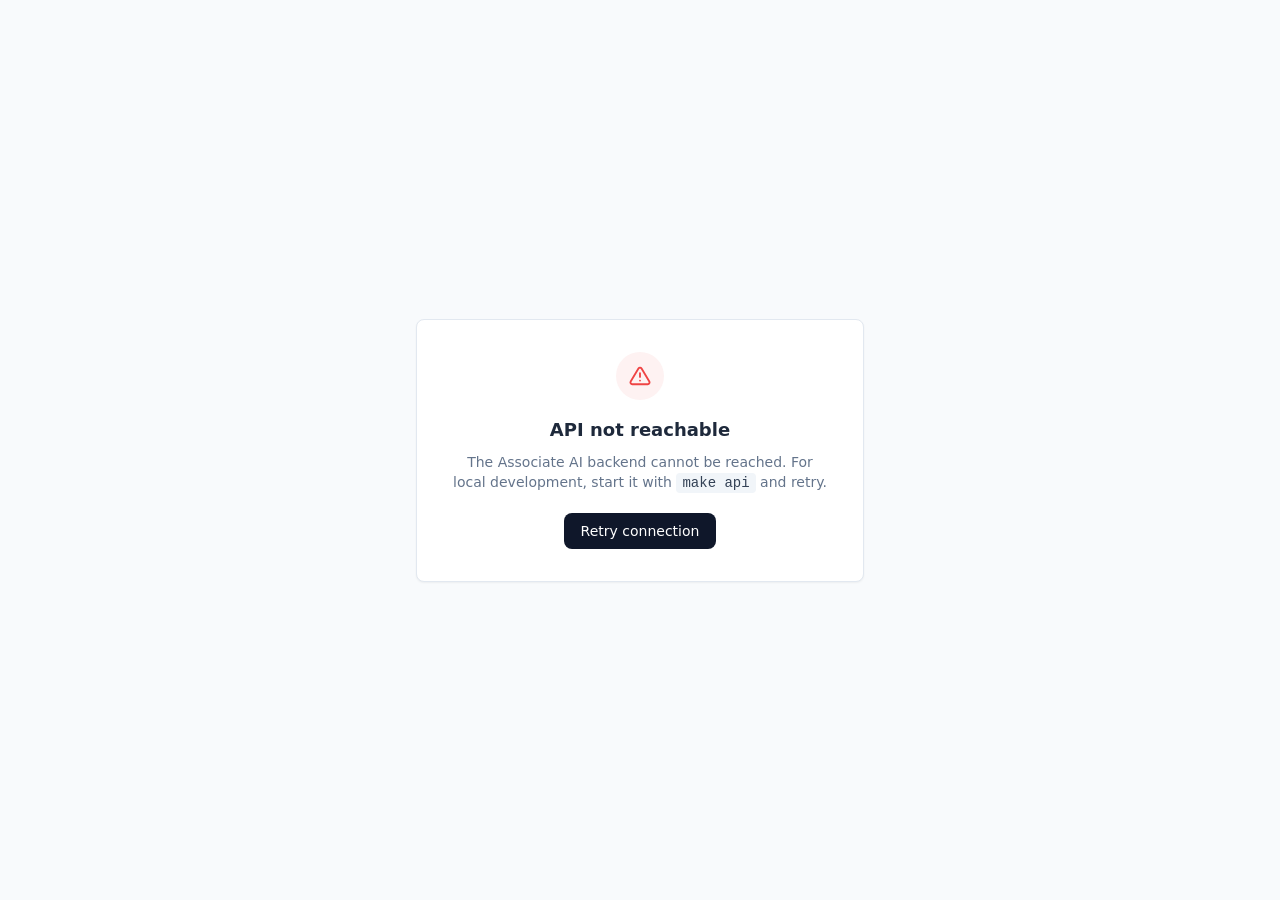
<file: index.html>
<!doctype html>
<html lang="en">
  <head>
    <meta charset="UTF-8" />
    <meta name="viewport" content="width=device-width, initial-scale=1.0" />
    <title>Associate AI — Notice Resolution</title>
    <script type="module" crossorigin src="/assets/index-Dk7aMPYb.js"></script>
    <link rel="stylesheet" crossorigin href="/assets/index-9sdSvRVQ.css">
  </head>
  <body>
    <div id="root"></div>
  </body>
</html>
</file>
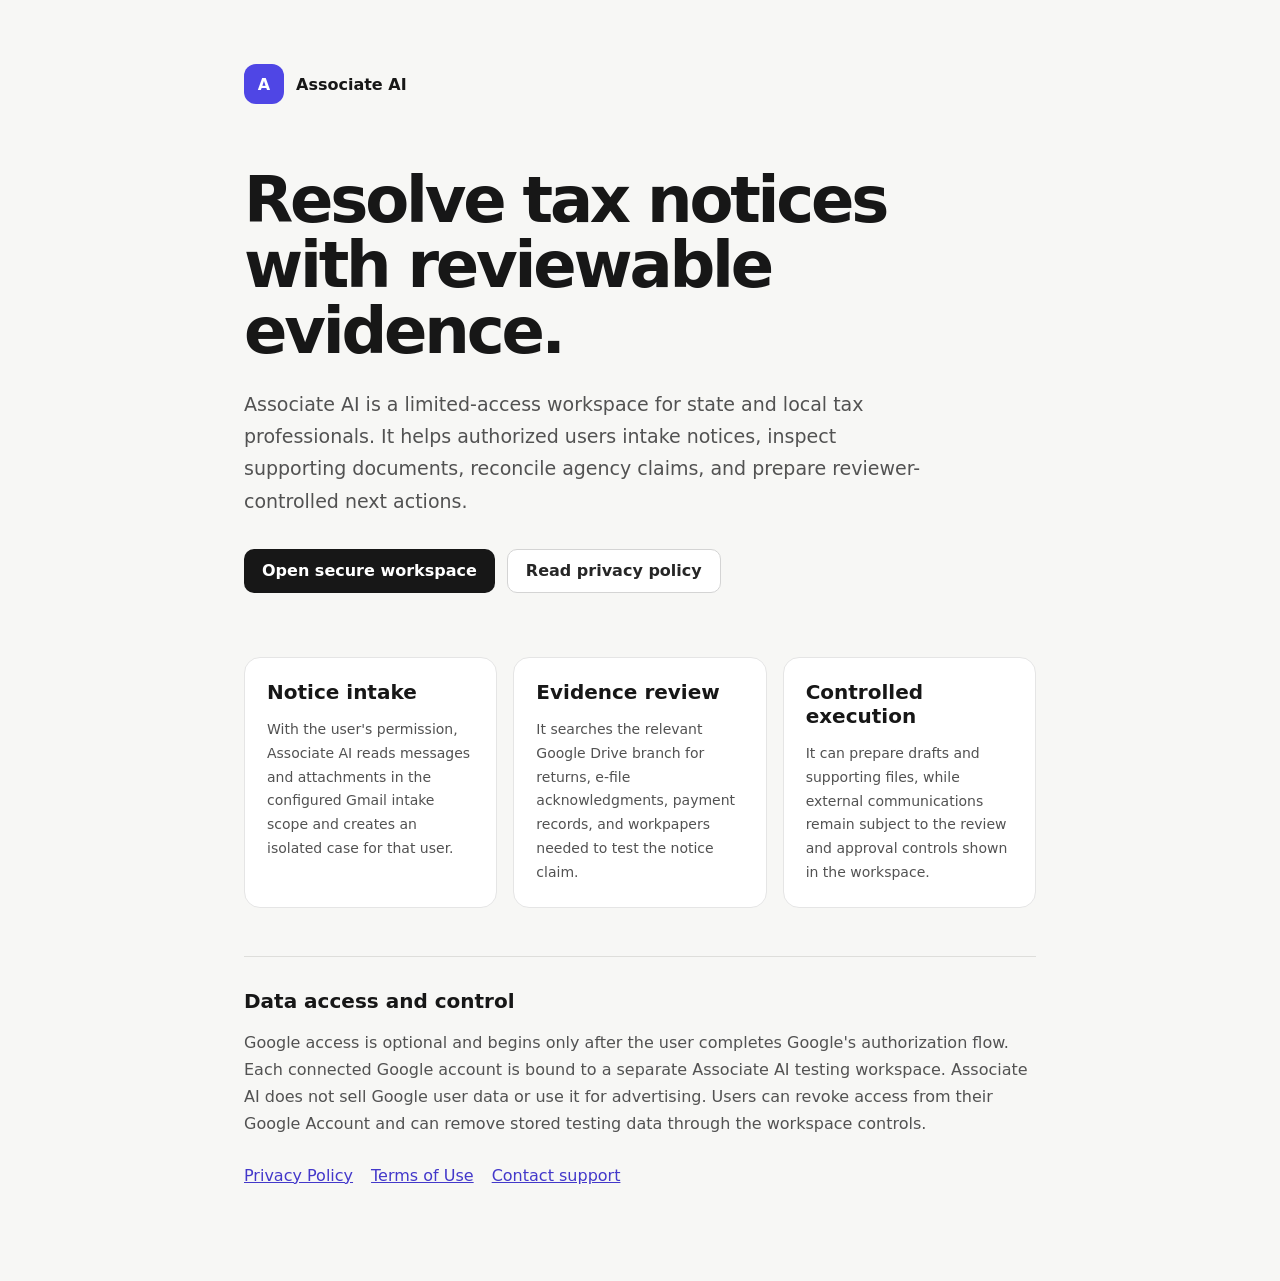
<file: about.html>
<!doctype html>
<html lang="en">
  <head>
    <meta charset="UTF-8" />
    <meta name="viewport" content="width=device-width, initial-scale=1.0" />
    <meta name="description" content="Associate AI is a private tax-notice review workspace that connects to a user's Gmail and Google Drive with explicit authorization." />
    <title>Associate AI — Tax Notice Resolution</title>
    <style>
      :root { color-scheme: light; font-family: Inter, ui-sans-serif, system-ui, sans-serif; }
      * { box-sizing: border-box; }
      body { margin: 0; background: #f7f7f5; color: #171717; }
      main { max-width: 840px; margin: 0 auto; padding: 64px 24px 96px; }
      .brand { display: flex; align-items: center; gap: 12px; margin-bottom: 64px; }
      .mark { display: grid; width: 40px; height: 40px; place-items: center; border-radius: 12px; background: #4f46e5; color: white; font-weight: 750; }
      h1 { max-width: 720px; font-size: clamp(40px, 7vw, 64px); line-height: 1.02; letter-spacing: -0.05em; margin: 0 0 24px; }
      h2 { font-size: 20px; margin: 0 0 10px; }
      p { color: #525252; font-size: 16px; line-height: 1.7; }
      .lede { max-width: 700px; font-size: 19px; }
      .actions { display: flex; flex-wrap: wrap; gap: 12px; margin: 32px 0 64px; }
      .button { display: inline-flex; min-height: 44px; align-items: center; border-radius: 10px; padding: 0 18px; background: #171717; color: white; font-weight: 650; text-decoration: none; }
      .button.secondary { border: 1px solid #d4d4d4; background: white; color: #262626; }
      .grid { display: grid; grid-template-columns: repeat(3, 1fr); gap: 16px; }
      .card { border: 1px solid #e5e5e5; border-radius: 16px; background: white; padding: 22px; }
      .card p { margin-bottom: 0; font-size: 14px; }
      .trust { margin-top: 48px; border-top: 1px solid #dededb; padding-top: 32px; }
      nav { display: flex; flex-wrap: wrap; gap: 18px; margin-top: 28px; }
      nav a { color: #4338ca; }
      @media (max-width: 720px) { .grid { grid-template-columns: 1fr; } }
    </style>
  </head>
  <body>
    <main>
      <div class="brand"><span class="mark">A</span><strong>Associate AI</strong></div>

      <h1>Resolve tax notices with reviewable evidence.</h1>
      <p class="lede">Associate AI is a limited-access workspace for state and local tax professionals. It helps authorized users intake notices, inspect supporting documents, reconcile agency claims, and prepare reviewer-controlled next actions.</p>

      <div class="actions">
        <a class="button" href="/">Open secure workspace</a>
        <a class="button secondary" href="/privacy.html">Read privacy policy</a>
      </div>

      <section class="grid" aria-label="Associate AI capabilities">
        <article class="card">
          <h2>Notice intake</h2>
          <p>With the user's permission, Associate AI reads messages and attachments in the configured Gmail intake scope and creates an isolated case for that user.</p>
        </article>
        <article class="card">
          <h2>Evidence review</h2>
          <p>It searches the relevant Google Drive branch for returns, e-file acknowledgments, payment records, and workpapers needed to test the notice claim.</p>
        </article>
        <article class="card">
          <h2>Controlled execution</h2>
          <p>It can prepare drafts and supporting files, while external communications remain subject to the review and approval controls shown in the workspace.</p>
        </article>
      </section>

      <section class="trust">
        <h2>Data access and control</h2>
        <p>Google access is optional and begins only after the user completes Google's authorization flow. Each connected Google account is bound to a separate Associate AI testing workspace. Associate AI does not sell Google user data or use it for advertising. Users can revoke access from their Google Account and can remove stored testing data through the workspace controls.</p>
        <nav aria-label="Legal and support links">
          <a href="/privacy.html">Privacy Policy</a>
          <a href="/terms.html">Terms of Use</a>
          <a href="mailto:61leolee413@gmail.com">Contact support</a>
        </nav>
      </section>
    </main>
  </body>
</html>
</file>
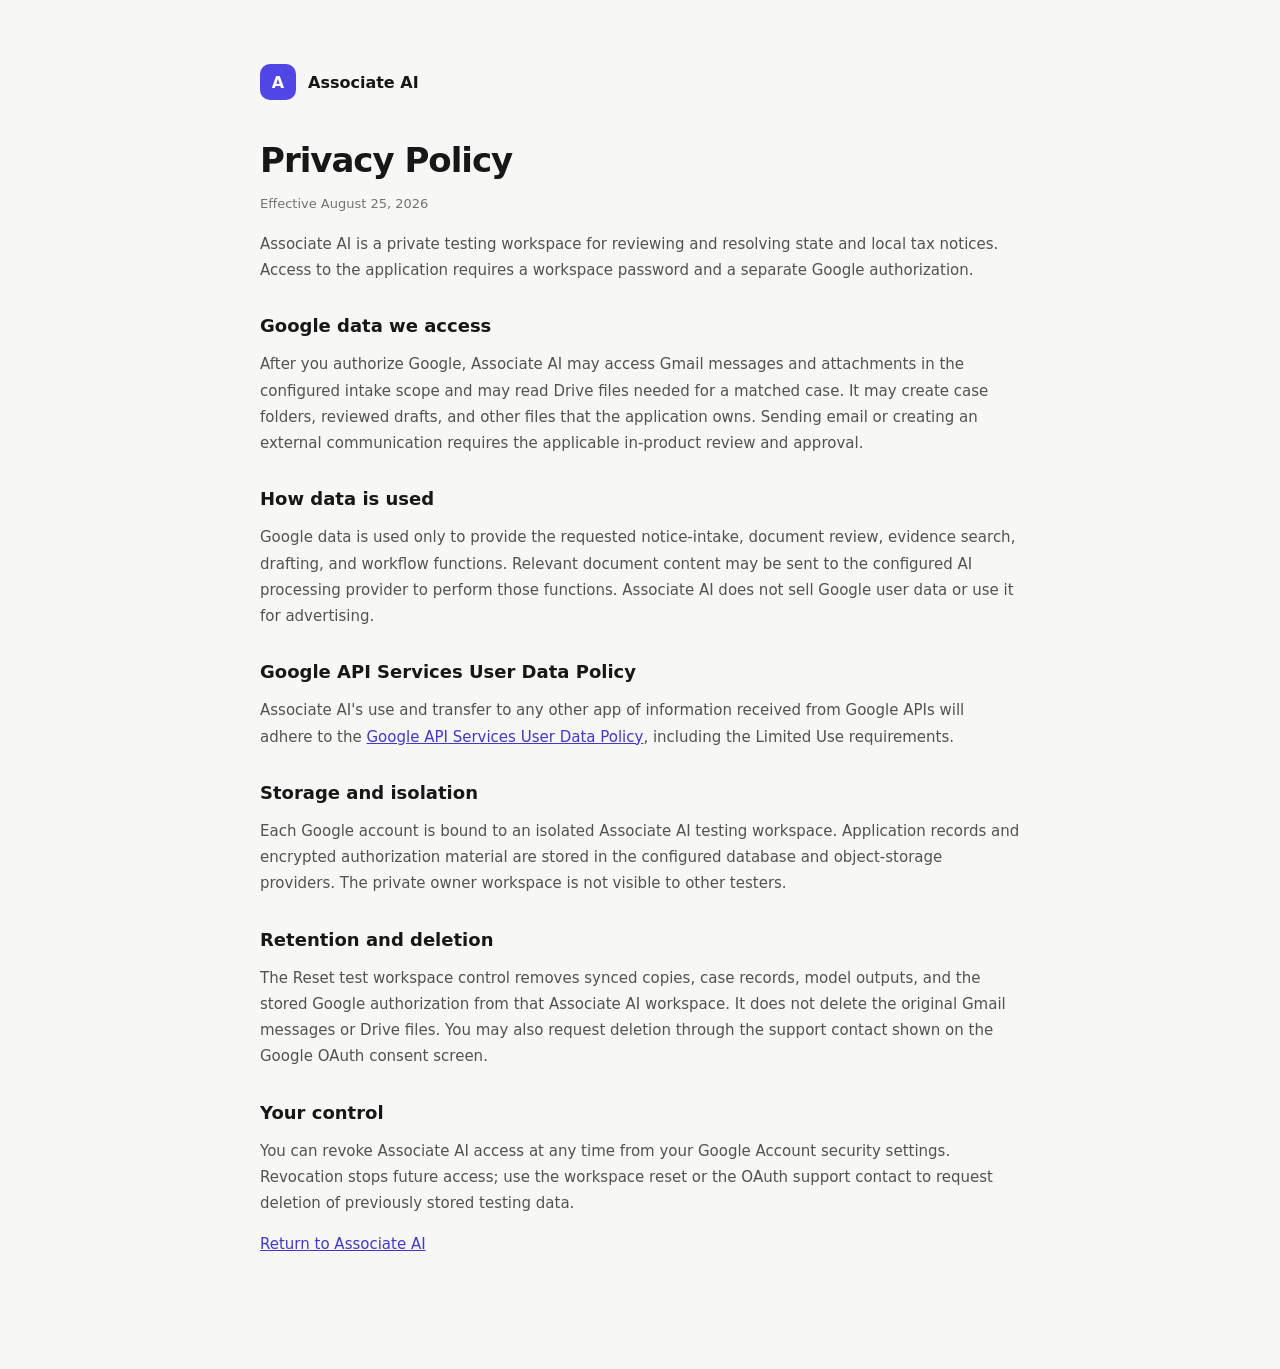
<file: privacy.html>
<!doctype html>
<html lang="en">
  <head>
    <meta charset="UTF-8" />
    <meta name="viewport" content="width=device-width, initial-scale=1.0" />
    <title>Associate AI Privacy Policy</title>
    <style>
      :root { color-scheme: light; font-family: Inter, ui-sans-serif, system-ui, sans-serif; }
      body { margin: 0; background: #f7f7f5; color: #171717; }
      main { max-width: 760px; margin: 0 auto; padding: 64px 24px 96px; }
      .brand { display: flex; align-items: center; gap: 12px; margin-bottom: 40px; }
      .mark { display: grid; width: 36px; height: 36px; place-items: center; border-radius: 10px; background: #4f46e5; color: white; font-weight: 700; }
      h1 { font-size: 34px; letter-spacing: -0.03em; margin: 0 0 8px; }
      h2 { font-size: 18px; margin: 32px 0 8px; }
      p, li { color: #525252; font-size: 15px; line-height: 1.75; }
      a { color: #4338ca; }
      .meta { color: #737373; font-size: 13px; }
    </style>
  </head>
  <body>
    <main>
      <div class="brand"><span class="mark">A</span><strong>Associate AI</strong></div>
      <h1>Privacy Policy</h1>
      <p class="meta">Effective August 25, 2026</p>

      <p>Associate AI is a private testing workspace for reviewing and resolving state and local tax notices. Access to the application requires a workspace password and a separate Google authorization.</p>

      <h2>Google data we access</h2>
      <p>After you authorize Google, Associate AI may access Gmail messages and attachments in the configured intake scope and may read Drive files needed for a matched case. It may create case folders, reviewed drafts, and other files that the application owns. Sending email or creating an external communication requires the applicable in-product review and approval.</p>

      <h2>How data is used</h2>
      <p>Google data is used only to provide the requested notice-intake, document review, evidence search, drafting, and workflow functions. Relevant document content may be sent to the configured AI processing provider to perform those functions. Associate AI does not sell Google user data or use it for advertising.</p>

      <h2>Google API Services User Data Policy</h2>
      <p>Associate AI's use and transfer to any other app of information received from Google APIs will adhere to the <a href="https://developers.google.com/terms/api-services-user-data-policy">Google API Services User Data Policy</a>, including the Limited Use requirements.</p>

      <h2>Storage and isolation</h2>
      <p>Each Google account is bound to an isolated Associate AI testing workspace. Application records and encrypted authorization material are stored in the configured database and object-storage providers. The private owner workspace is not visible to other testers.</p>

      <h2>Retention and deletion</h2>
      <p>The Reset test workspace control removes synced copies, case records, model outputs, and the stored Google authorization from that Associate AI workspace. It does not delete the original Gmail messages or Drive files. You may also request deletion through the support contact shown on the Google OAuth consent screen.</p>

      <h2>Your control</h2>
      <p>You can revoke Associate AI access at any time from your Google Account security settings. Revocation stops future access; use the workspace reset or the OAuth support contact to request deletion of previously stored testing data.</p>

      <p><a href="/">Return to Associate AI</a></p>
    </main>
  </body>
</html>
</file>
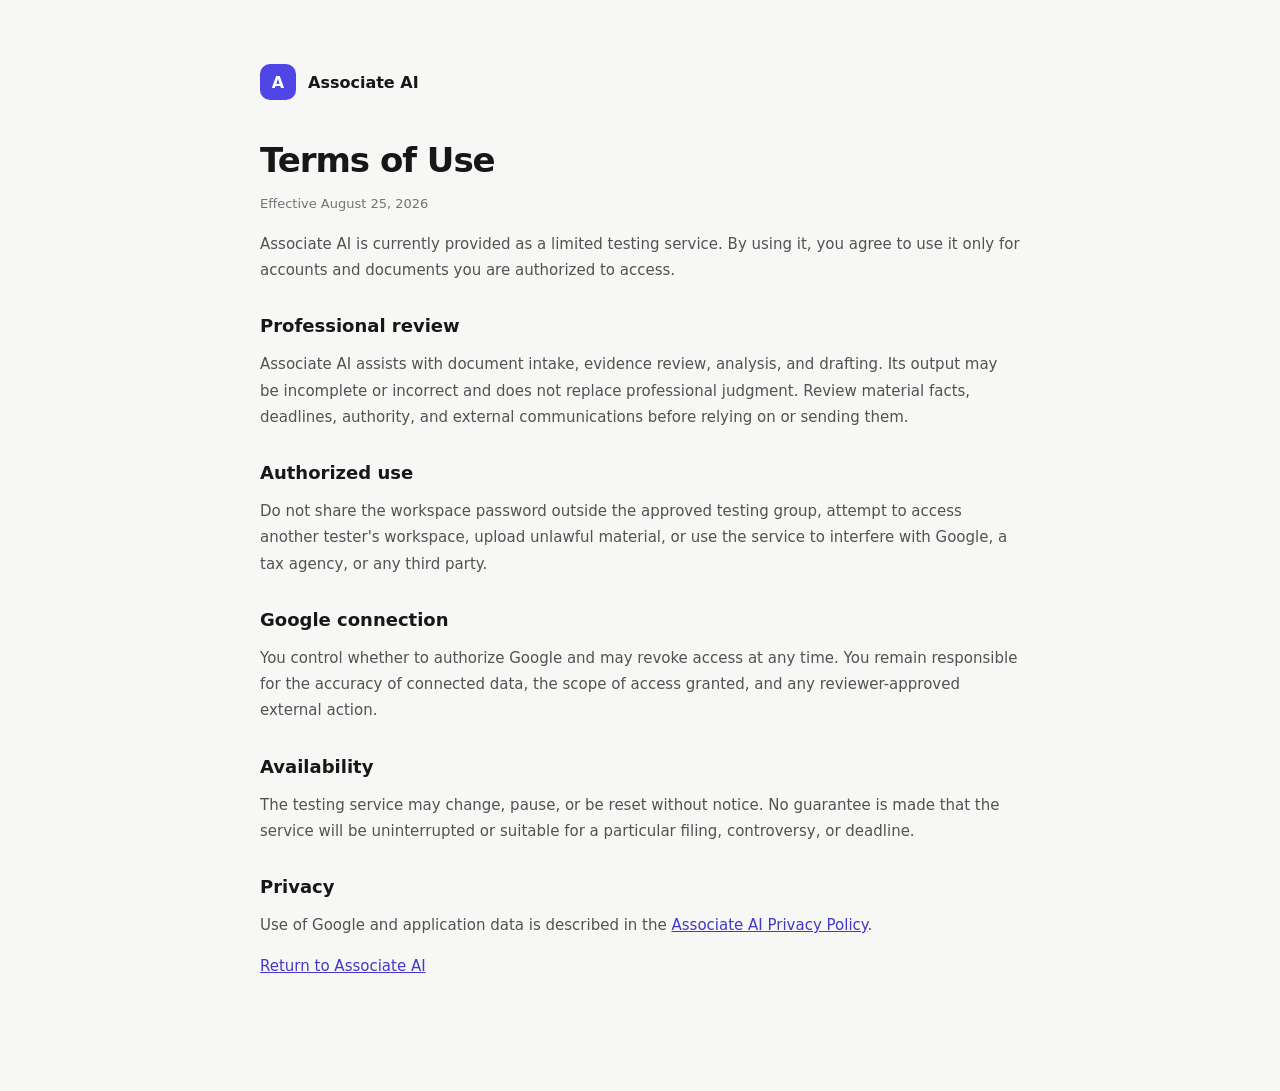
<file: terms.html>
<!doctype html>
<html lang="en">
  <head>
    <meta charset="UTF-8" />
    <meta name="viewport" content="width=device-width, initial-scale=1.0" />
    <title>Associate AI Terms of Use</title>
    <style>
      :root { color-scheme: light; font-family: Inter, ui-sans-serif, system-ui, sans-serif; }
      body { margin: 0; background: #f7f7f5; color: #171717; }
      main { max-width: 760px; margin: 0 auto; padding: 64px 24px 96px; }
      .brand { display: flex; align-items: center; gap: 12px; margin-bottom: 40px; }
      .mark { display: grid; width: 36px; height: 36px; place-items: center; border-radius: 10px; background: #4f46e5; color: white; font-weight: 700; }
      h1 { font-size: 34px; letter-spacing: -0.03em; margin: 0 0 8px; }
      h2 { font-size: 18px; margin: 32px 0 8px; }
      p, li { color: #525252; font-size: 15px; line-height: 1.75; }
      a { color: #4338ca; }
      .meta { color: #737373; font-size: 13px; }
    </style>
  </head>
  <body>
    <main>
      <div class="brand"><span class="mark">A</span><strong>Associate AI</strong></div>
      <h1>Terms of Use</h1>
      <p class="meta">Effective August 25, 2026</p>

      <p>Associate AI is currently provided as a limited testing service. By using it, you agree to use it only for accounts and documents you are authorized to access.</p>

      <h2>Professional review</h2>
      <p>Associate AI assists with document intake, evidence review, analysis, and drafting. Its output may be incomplete or incorrect and does not replace professional judgment. Review material facts, deadlines, authority, and external communications before relying on or sending them.</p>

      <h2>Authorized use</h2>
      <p>Do not share the workspace password outside the approved testing group, attempt to access another tester's workspace, upload unlawful material, or use the service to interfere with Google, a tax agency, or any third party.</p>

      <h2>Google connection</h2>
      <p>You control whether to authorize Google and may revoke access at any time. You remain responsible for the accuracy of connected data, the scope of access granted, and any reviewer-approved external action.</p>

      <h2>Availability</h2>
      <p>The testing service may change, pause, or be reset without notice. No guarantee is made that the service will be uninterrupted or suitable for a particular filing, controversy, or deadline.</p>

      <h2>Privacy</h2>
      <p>Use of Google and application data is described in the <a href="/privacy.html">Associate AI Privacy Policy</a>.</p>

      <p><a href="/">Return to Associate AI</a></p>
    </main>
  </body>
</html>
</file>
<file: assets/index-9sdSvRVQ.css>
*,:before,:after{--tw-border-spacing-x: 0;--tw-border-spacing-y: 0;--tw-translate-x: 0;--tw-translate-y: 0;--tw-rotate: 0;--tw-skew-x: 0;--tw-skew-y: 0;--tw-scale-x: 1;--tw-scale-y: 1;--tw-pan-x: ;--tw-pan-y: ;--tw-pinch-zoom: ;--tw-scroll-snap-strictness: proximity;--tw-gradient-from-position: ;--tw-gradient-via-position: ;--tw-gradient-to-position: ;--tw-ordinal: ;--tw-slashed-zero: ;--tw-numeric-figure: ;--tw-numeric-spacing: ;--tw-numeric-fraction: ;--tw-ring-inset: ;--tw-ring-offset-width: 0px;--tw-ring-offset-color: #fff;--tw-ring-color: rgb(59 130 246 / .5);--tw-ring-offset-shadow: 0 0 #0000;--tw-ring-shadow: 0 0 #0000;--tw-shadow: 0 0 #0000;--tw-shadow-colored: 0 0 #0000;--tw-blur: ;--tw-brightness: ;--tw-contrast: ;--tw-grayscale: ;--tw-hue-rotate: ;--tw-invert: ;--tw-saturate: ;--tw-sepia: ;--tw-drop-shadow: ;--tw-backdrop-blur: ;--tw-backdrop-brightness: ;--tw-backdrop-contrast: ;--tw-backdrop-grayscale: ;--tw-backdrop-hue-rotate: ;--tw-backdrop-invert: ;--tw-backdrop-opacity: ;--tw-backdrop-saturate: ;--tw-backdrop-sepia: ;--tw-contain-size: ;--tw-contain-layout: ;--tw-contain-paint: ;--tw-contain-style: }::backdrop{--tw-border-spacing-x: 0;--tw-border-spacing-y: 0;--tw-translate-x: 0;--tw-translate-y: 0;--tw-rotate: 0;--tw-skew-x: 0;--tw-skew-y: 0;--tw-scale-x: 1;--tw-scale-y: 1;--tw-pan-x: ;--tw-pan-y: ;--tw-pinch-zoom: ;--tw-scroll-snap-strictness: proximity;--tw-gradient-from-position: ;--tw-gradient-via-position: ;--tw-gradient-to-position: ;--tw-ordinal: ;--tw-slashed-zero: ;--tw-numeric-figure: ;--tw-numeric-spacing: ;--tw-numeric-fraction: ;--tw-ring-inset: ;--tw-ring-offset-width: 0px;--tw-ring-offset-color: #fff;--tw-ring-color: rgb(59 130 246 / .5);--tw-ring-offset-shadow: 0 0 #0000;--tw-ring-shadow: 0 0 #0000;--tw-shadow: 0 0 #0000;--tw-shadow-colored: 0 0 #0000;--tw-blur: ;--tw-brightness: ;--tw-contrast: ;--tw-grayscale: ;--tw-hue-rotate: ;--tw-invert: ;--tw-saturate: ;--tw-sepia: ;--tw-drop-shadow: ;--tw-backdrop-blur: ;--tw-backdrop-brightness: ;--tw-backdrop-contrast: ;--tw-backdrop-grayscale: ;--tw-backdrop-hue-rotate: ;--tw-backdrop-invert: ;--tw-backdrop-opacity: ;--tw-backdrop-saturate: ;--tw-backdrop-sepia: ;--tw-contain-size: ;--tw-contain-layout: ;--tw-contain-paint: ;--tw-contain-style: }*,:before,:after{box-sizing:border-box;border-width:0;border-style:solid;border-color:#e5e7eb}:before,:after{--tw-content: ""}html,:host{line-height:1.5;-webkit-text-size-adjust:100%;-moz-tab-size:4;-o-tab-size:4;tab-size:4;font-family:Inter,ui-sans-serif,system-ui,-apple-system,Segoe UI,Roboto,Helvetica Neue,Arial,sans-serif;font-feature-settings:normal;font-variation-settings:normal;-webkit-tap-highlight-color:transparent}body{margin:0;line-height:inherit}hr{height:0;color:inherit;border-top-width:1px}abbr:where([title]){-webkit-text-decoration:underline dotted;text-decoration:underline dotted}h1,h2,h3,h4,h5,h6{font-size:inherit;font-weight:inherit}a{color:inherit;text-decoration:inherit}b,strong{font-weight:bolder}code,kbd,samp,pre{font-family:ui-monospace,SFMono-Regular,Menlo,Monaco,Consolas,Liberation Mono,Courier New,monospace;font-feature-settings:normal;font-variation-settings:normal;font-size:1em}small{font-size:80%}sub,sup{font-size:75%;line-height:0;position:relative;vertical-align:baseline}sub{bottom:-.25em}sup{top:-.5em}table{text-indent:0;border-color:inherit;border-collapse:collapse}button,input,optgroup,select,textarea{font-family:inherit;font-feature-settings:inherit;font-variation-settings:inherit;font-size:100%;font-weight:inherit;line-height:inherit;letter-spacing:inherit;color:inherit;margin:0;padding:0}button,select{text-transform:none}button,input:where([type=button]),input:where([type=reset]),input:where([type=submit]){-webkit-appearance:button;background-color:transparent;background-image:none}:-moz-focusring{outline:auto}:-moz-ui-invalid{box-shadow:none}progress{vertical-align:baseline}::-webkit-inner-spin-button,::-webkit-outer-spin-button{height:auto}[type=search]{-webkit-appearance:textfield;outline-offset:-2px}::-webkit-search-decoration{-webkit-appearance:none}::-webkit-file-upload-button{-webkit-appearance:button;font:inherit}summary{display:list-item}blockquote,dl,dd,h1,h2,h3,h4,h5,h6,hr,figure,p,pre{margin:0}fieldset{margin:0;padding:0}legend{padding:0}ol,ul,menu{list-style:none;margin:0;padding:0}dialog{padding:0}textarea{resize:vertical}input::-moz-placeholder,textarea::-moz-placeholder{opacity:1;color:#9ca3af}input::placeholder,textarea::placeholder{opacity:1;color:#9ca3af}button,[role=button]{cursor:pointer}:disabled{cursor:default}img,svg,video,canvas,audio,iframe,embed,object{display:block;vertical-align:middle}img,video{max-width:100%;height:auto}[hidden]:where(:not([hidden=until-found])){display:none}.pointer-events-none{pointer-events:none}.visible{visibility:visible}.static{position:static}.fixed{position:fixed}.absolute{position:absolute}.relative{position:relative}.sticky{position:sticky}.inset-0{top:0;right:0;bottom:0;left:0}.inset-y-0{top:0;bottom:0}.bottom-0{bottom:0}.left-0{left:0}.left-12{left:3rem}.left-60{left:15rem}.left-\[5px\]{left:5px}.right-0{right:0}.right-2{right:.5rem}.top-0{top:0}.top-4{top:1rem}.top-\[calc\(100\%\+6px\)\]{top:calc(100% + 6px)}.top-full{top:100%}.z-10{z-index:10}.z-30{z-index:30}.z-40{z-index:40}.z-50{z-index:50}.col-span-full{grid-column:1 / -1}.m-4{margin:1rem}.-mx-1{margin-left:-.25rem;margin-right:-.25rem}.mx-auto{margin-left:auto;margin-right:auto}.-mb-px{margin-bottom:-1px}.mb-1{margin-bottom:.25rem}.mb-2{margin-bottom:.5rem}.mb-3{margin-bottom:.75rem}.mb-4{margin-bottom:1rem}.mb-6{margin-bottom:1.5rem}.mb-7{margin-bottom:1.75rem}.ml-1{margin-left:.25rem}.ml-2{margin-left:.5rem}.ml-\[18px\]{margin-left:18px}.ml-\[280px\]{margin-left:280px}.ml-\[52px\]{margin-left:52px}.ml-auto{margin-left:auto}.mr-1{margin-right:.25rem}.mt-0\.5{margin-top:.125rem}.mt-1{margin-top:.25rem}.mt-1\.5{margin-top:.375rem}.mt-2{margin-top:.5rem}.mt-3{margin-top:.75rem}.mt-4{margin-top:1rem}.mt-5{margin-top:1.25rem}.mt-6{margin-top:1.5rem}.mt-7{margin-top:1.75rem}.block{display:block}.inline-block{display:inline-block}.inline{display:inline}.flex{display:flex}.inline-flex{display:inline-flex}.grid{display:grid}.hidden{display:none}.h-1\.5{height:.375rem}.h-10{height:2.5rem}.h-11{height:2.75rem}.h-12{height:3rem}.h-16{height:4rem}.h-2{height:.5rem}.h-20{height:5rem}.h-3{height:.75rem}.h-3\.5{height:.875rem}.h-4{height:1rem}.h-5{height:1.25rem}.h-6{height:1.5rem}.h-64{height:16rem}.h-7{height:1.75rem}.h-8{height:2rem}.h-9{height:2.25rem}.h-96{height:24rem}.h-\[11px\]{height:11px}.h-\[18px\]{height:18px}.h-\[480px\]{height:480px}.h-\[620px\]{height:620px}.h-\[680px\]{height:680px}.h-full{height:100%}.h-px{height:1px}.max-h-52{max-height:13rem}.max-h-64{max-height:16rem}.max-h-\[360px\]{max-height:360px}.max-h-\[calc\(100vh-230px\)\]{max-height:calc(100vh - 230px)}.max-h-\[min\(420px\,60vh\)\]{max-height:min(420px,60vh)}.min-h-0{min-height:0px}.min-h-16{min-height:4rem}.min-h-20{min-height:5rem}.min-h-24{min-height:6rem}.min-h-56{min-height:14rem}.min-h-8{min-height:2rem}.min-h-\[480px\]{min-height:480px}.min-h-\[520px\]{min-height:520px}.min-h-\[620px\]{min-height:620px}.min-h-\[80px\]{min-height:80px}.min-h-screen{min-height:100vh}.w-1\.5{width:.375rem}.w-10{width:2.5rem}.w-12{width:3rem}.w-2{width:.5rem}.w-28{width:7rem}.w-3{width:.75rem}.w-3\.5{width:.875rem}.w-3\/4{width:75%}.w-4{width:1rem}.w-5{width:1.25rem}.w-5\/6{width:83.333333%}.w-7{width:1.75rem}.w-8{width:2rem}.w-\[11px\]{width:11px}.w-\[18px\]{width:18px}.w-\[280px\]{width:280px}.w-\[52px\]{width:52px}.w-full{width:100%}.w-px{width:1px}.min-w-0{min-width:0px}.max-w-2xl{max-width:42rem}.max-w-3xl{max-width:48rem}.max-w-4xl{max-width:56rem}.max-w-\[1500px\]{max-width:1500px}.max-w-\[1600px\]{max-width:1600px}.max-w-\[65\%\]{max-width:65%}.max-w-full{max-width:100%}.max-w-lg{max-width:32rem}.max-w-md{max-width:28rem}.max-w-sm{max-width:24rem}.max-w-xl{max-width:36rem}.flex-1{flex:1 1 0%}.shrink-0{flex-shrink:0}.rotate-90{--tw-rotate: 90deg;transform:translate(var(--tw-translate-x),var(--tw-translate-y)) rotate(var(--tw-rotate)) skew(var(--tw-skew-x)) skewY(var(--tw-skew-y)) scaleX(var(--tw-scale-x)) scaleY(var(--tw-scale-y))}@keyframes pulse{50%{opacity:.5}}.animate-pulse{animation:pulse 2s cubic-bezier(.4,0,.6,1) infinite}@keyframes spin{to{transform:rotate(360deg)}}.animate-spin{animation:spin 1s linear infinite}.cursor-default{cursor:default}.cursor-pointer{cursor:pointer}.resize-y{resize:vertical}.scroll-mt-2{scroll-margin-top:.5rem}.list-inside{list-style-position:inside}.list-decimal{list-style-type:decimal}.list-disc{list-style-type:disc}.appearance-none{-webkit-appearance:none;-moz-appearance:none;appearance:none}.grid-cols-1{grid-template-columns:repeat(1,minmax(0,1fr))}.grid-cols-2{grid-template-columns:repeat(2,minmax(0,1fr))}.flex-row{flex-direction:row}.flex-col{flex-direction:column}.flex-wrap{flex-wrap:wrap}.items-start{align-items:flex-start}.items-end{align-items:flex-end}.items-center{align-items:center}.items-baseline{align-items:baseline}.justify-start{justify-content:flex-start}.justify-end{justify-content:flex-end}.justify-center{justify-content:center}.justify-between{justify-content:space-between}.gap-1{gap:.25rem}.gap-1\.5{gap:.375rem}.gap-2{gap:.5rem}.gap-2\.5{gap:.625rem}.gap-3{gap:.75rem}.gap-4{gap:1rem}.gap-6{gap:1.5rem}.gap-x-3{-moz-column-gap:.75rem;column-gap:.75rem}.gap-y-1{row-gap:.25rem}.space-y-0\.5>:not([hidden])~:not([hidden]){--tw-space-y-reverse: 0;margin-top:calc(.125rem * calc(1 - var(--tw-space-y-reverse)));margin-bottom:calc(.125rem * var(--tw-space-y-reverse))}.space-y-1>:not([hidden])~:not([hidden]){--tw-space-y-reverse: 0;margin-top:calc(.25rem * calc(1 - var(--tw-space-y-reverse)));margin-bottom:calc(.25rem * var(--tw-space-y-reverse))}.space-y-1\.5>:not([hidden])~:not([hidden]){--tw-space-y-reverse: 0;margin-top:calc(.375rem * calc(1 - var(--tw-space-y-reverse)));margin-bottom:calc(.375rem * var(--tw-space-y-reverse))}.space-y-2>:not([hidden])~:not([hidden]){--tw-space-y-reverse: 0;margin-top:calc(.5rem * calc(1 - var(--tw-space-y-reverse)));margin-bottom:calc(.5rem * var(--tw-space-y-reverse))}.space-y-3>:not([hidden])~:not([hidden]){--tw-space-y-reverse: 0;margin-top:calc(.75rem * calc(1 - var(--tw-space-y-reverse)));margin-bottom:calc(.75rem * var(--tw-space-y-reverse))}.space-y-4>:not([hidden])~:not([hidden]){--tw-space-y-reverse: 0;margin-top:calc(1rem * calc(1 - var(--tw-space-y-reverse)));margin-bottom:calc(1rem * var(--tw-space-y-reverse))}.space-y-5>:not([hidden])~:not([hidden]){--tw-space-y-reverse: 0;margin-top:calc(1.25rem * calc(1 - var(--tw-space-y-reverse)));margin-bottom:calc(1.25rem * var(--tw-space-y-reverse))}.space-y-6>:not([hidden])~:not([hidden]){--tw-space-y-reverse: 0;margin-top:calc(1.5rem * calc(1 - var(--tw-space-y-reverse)));margin-bottom:calc(1.5rem * var(--tw-space-y-reverse))}.divide-y>:not([hidden])~:not([hidden]){--tw-divide-y-reverse: 0;border-top-width:calc(1px * calc(1 - var(--tw-divide-y-reverse)));border-bottom-width:calc(1px * var(--tw-divide-y-reverse))}.divide-neutral-100>:not([hidden])~:not([hidden]){--tw-divide-opacity: 1;border-color:rgb(245 245 245 / var(--tw-divide-opacity, 1))}.divide-slate-100>:not([hidden])~:not([hidden]){--tw-divide-opacity: 1;border-color:rgb(241 245 249 / var(--tw-divide-opacity, 1))}.overflow-auto{overflow:auto}.overflow-hidden{overflow:hidden}.overflow-x-auto{overflow-x:auto}.overflow-y-auto{overflow-y:auto}.truncate{overflow:hidden;text-overflow:ellipsis;white-space:nowrap}.whitespace-nowrap{white-space:nowrap}.whitespace-pre-line{white-space:pre-line}.whitespace-pre-wrap{white-space:pre-wrap}.break-all{word-break:break-all}.rounded{border-radius:.25rem}.rounded-2xl{border-radius:1rem}.rounded-\[10px\]{border-radius:10px}.rounded-full{border-radius:9999px}.rounded-lg{border-radius:.5rem}.rounded-md{border-radius:.375rem}.rounded-xl{border-radius:.75rem}.border{border-width:1px}.border-0{border-width:0px}.border-2{border-width:2px}.border-y{border-top-width:1px;border-bottom-width:1px}.border-b{border-bottom-width:1px}.border-b-2{border-bottom-width:2px}.border-l{border-left-width:1px}.border-l-2{border-left-width:2px}.border-r{border-right-width:1px}.border-t{border-top-width:1px}.border-dashed{border-style:dashed}.border-amber-100{--tw-border-opacity: 1;border-color:rgb(254 243 199 / var(--tw-border-opacity, 1))}.border-amber-200{--tw-border-opacity: 1;border-color:rgb(253 230 138 / var(--tw-border-opacity, 1))}.border-amber-300{--tw-border-opacity: 1;border-color:rgb(252 211 77 / var(--tw-border-opacity, 1))}.border-amber-400{--tw-border-opacity: 1;border-color:rgb(251 191 36 / var(--tw-border-opacity, 1))}.border-blue-200{--tw-border-opacity: 1;border-color:rgb(191 219 254 / var(--tw-border-opacity, 1))}.border-blue-300{--tw-border-opacity: 1;border-color:rgb(147 197 253 / var(--tw-border-opacity, 1))}.border-blue-400{--tw-border-opacity: 1;border-color:rgb(96 165 250 / var(--tw-border-opacity, 1))}.border-current{border-color:currentColor}.border-cyan-200{--tw-border-opacity: 1;border-color:rgb(165 243 252 / var(--tw-border-opacity, 1))}.border-emerald-200{--tw-border-opacity: 1;border-color:rgb(167 243 208 / var(--tw-border-opacity, 1))}.border-emerald-300{--tw-border-opacity: 1;border-color:rgb(110 231 183 / var(--tw-border-opacity, 1))}.border-indigo-200{--tw-border-opacity: 1;border-color:rgb(199 210 254 / var(--tw-border-opacity, 1))}.border-neutral-100{--tw-border-opacity: 1;border-color:rgb(245 245 245 / var(--tw-border-opacity, 1))}.border-neutral-200{--tw-border-opacity: 1;border-color:rgb(229 229 229 / var(--tw-border-opacity, 1))}.border-neutral-200\/80{border-color:#e5e5e5cc}.border-neutral-300{--tw-border-opacity: 1;border-color:rgb(212 212 212 / var(--tw-border-opacity, 1))}.border-neutral-900{--tw-border-opacity: 1;border-color:rgb(23 23 23 / var(--tw-border-opacity, 1))}.border-red-100{--tw-border-opacity: 1;border-color:rgb(254 226 226 / var(--tw-border-opacity, 1))}.border-red-200{--tw-border-opacity: 1;border-color:rgb(254 202 202 / var(--tw-border-opacity, 1))}.border-red-300{--tw-border-opacity: 1;border-color:rgb(252 165 165 / var(--tw-border-opacity, 1))}.border-red-400{--tw-border-opacity: 1;border-color:rgb(248 113 113 / var(--tw-border-opacity, 1))}.border-sky-100{--tw-border-opacity: 1;border-color:rgb(224 242 254 / var(--tw-border-opacity, 1))}.border-sky-200{--tw-border-opacity: 1;border-color:rgb(186 230 253 / var(--tw-border-opacity, 1))}.border-slate-100{--tw-border-opacity: 1;border-color:rgb(241 245 249 / var(--tw-border-opacity, 1))}.border-slate-200{--tw-border-opacity: 1;border-color:rgb(226 232 240 / var(--tw-border-opacity, 1))}.border-slate-300{--tw-border-opacity: 1;border-color:rgb(203 213 225 / var(--tw-border-opacity, 1))}.border-slate-800{--tw-border-opacity: 1;border-color:rgb(30 41 59 / var(--tw-border-opacity, 1))}.border-transparent{border-color:transparent}.border-violet-100{--tw-border-opacity: 1;border-color:rgb(237 233 254 / var(--tw-border-opacity, 1))}.border-violet-200{--tw-border-opacity: 1;border-color:rgb(221 214 254 / var(--tw-border-opacity, 1))}.border-t-neutral-900{--tw-border-opacity: 1;border-top-color:rgb(23 23 23 / var(--tw-border-opacity, 1))}.border-t-slate-600{--tw-border-opacity: 1;border-top-color:rgb(71 85 105 / var(--tw-border-opacity, 1))}.border-t-transparent{border-top-color:transparent}.bg-\[\#4f46e5\]{--tw-bg-opacity: 1;background-color:rgb(79 70 229 / var(--tw-bg-opacity, 1))}.bg-\[\#f4f4f2\]{--tw-bg-opacity: 1;background-color:rgb(244 244 242 / var(--tw-bg-opacity, 1))}.bg-\[\#f7f7f5\]{--tw-bg-opacity: 1;background-color:rgb(247 247 245 / var(--tw-bg-opacity, 1))}.bg-\[\#f7f7f5\]\/95{background-color:#f7f7f5f2}.bg-\[\#fafaf9\]{--tw-bg-opacity: 1;background-color:rgb(250 250 249 / var(--tw-bg-opacity, 1))}.bg-amber-100{--tw-bg-opacity: 1;background-color:rgb(254 243 199 / var(--tw-bg-opacity, 1))}.bg-amber-50{--tw-bg-opacity: 1;background-color:rgb(255 251 235 / var(--tw-bg-opacity, 1))}.bg-amber-50\/40{background-color:#fffbeb66}.bg-amber-50\/50{background-color:#fffbeb80}.bg-amber-500{--tw-bg-opacity: 1;background-color:rgb(245 158 11 / var(--tw-bg-opacity, 1))}.bg-blue-50{--tw-bg-opacity: 1;background-color:rgb(239 246 255 / var(--tw-bg-opacity, 1))}.bg-blue-500{--tw-bg-opacity: 1;background-color:rgb(59 130 246 / var(--tw-bg-opacity, 1))}.bg-cyan-50{--tw-bg-opacity: 1;background-color:rgb(236 254 255 / var(--tw-bg-opacity, 1))}.bg-cyan-500{--tw-bg-opacity: 1;background-color:rgb(6 182 212 / var(--tw-bg-opacity, 1))}.bg-emerald-50{--tw-bg-opacity: 1;background-color:rgb(236 253 245 / var(--tw-bg-opacity, 1))}.bg-emerald-500{--tw-bg-opacity: 1;background-color:rgb(16 185 129 / var(--tw-bg-opacity, 1))}.bg-emerald-600{--tw-bg-opacity: 1;background-color:rgb(5 150 105 / var(--tw-bg-opacity, 1))}.bg-indigo-50{--tw-bg-opacity: 1;background-color:rgb(238 242 255 / var(--tw-bg-opacity, 1))}.bg-neutral-100{--tw-bg-opacity: 1;background-color:rgb(245 245 245 / var(--tw-bg-opacity, 1))}.bg-neutral-100\/80{background-color:#f5f5f5cc}.bg-neutral-200{--tw-bg-opacity: 1;background-color:rgb(229 229 229 / var(--tw-bg-opacity, 1))}.bg-neutral-200\/70{background-color:#e5e5e5b3}.bg-neutral-400{--tw-bg-opacity: 1;background-color:rgb(163 163 163 / var(--tw-bg-opacity, 1))}.bg-neutral-50{--tw-bg-opacity: 1;background-color:rgb(250 250 250 / var(--tw-bg-opacity, 1))}.bg-neutral-900{--tw-bg-opacity: 1;background-color:rgb(23 23 23 / var(--tw-bg-opacity, 1))}.bg-neutral-950{--tw-bg-opacity: 1;background-color:rgb(10 10 10 / var(--tw-bg-opacity, 1))}.bg-red-50{--tw-bg-opacity: 1;background-color:rgb(254 242 242 / var(--tw-bg-opacity, 1))}.bg-red-50\/60{background-color:#fef2f299}.bg-red-500{--tw-bg-opacity: 1;background-color:rgb(239 68 68 / var(--tw-bg-opacity, 1))}.bg-red-600{--tw-bg-opacity: 1;background-color:rgb(220 38 38 / var(--tw-bg-opacity, 1))}.bg-sky-50\/40{background-color:#f0f9ff66}.bg-slate-100{--tw-bg-opacity: 1;background-color:rgb(241 245 249 / var(--tw-bg-opacity, 1))}.bg-slate-200{--tw-bg-opacity: 1;background-color:rgb(226 232 240 / var(--tw-bg-opacity, 1))}.bg-slate-200\/70{background-color:#e2e8f0b3}.bg-slate-300{--tw-bg-opacity: 1;background-color:rgb(203 213 225 / var(--tw-bg-opacity, 1))}.bg-slate-400{--tw-bg-opacity: 1;background-color:rgb(148 163 184 / var(--tw-bg-opacity, 1))}.bg-slate-50{--tw-bg-opacity: 1;background-color:rgb(248 250 252 / var(--tw-bg-opacity, 1))}.bg-slate-50\/60{background-color:#f8fafc99}.bg-slate-50\/70{background-color:#f8fafcb3}.bg-slate-900{--tw-bg-opacity: 1;background-color:rgb(15 23 42 / var(--tw-bg-opacity, 1))}.bg-slate-900\/40{background-color:#0f172a66}.bg-transparent{background-color:transparent}.bg-violet-50{--tw-bg-opacity: 1;background-color:rgb(245 243 255 / var(--tw-bg-opacity, 1))}.bg-violet-50\/40{background-color:#f5f3ff66}.bg-violet-50\/50{background-color:#f5f3ff80}.bg-violet-500{--tw-bg-opacity: 1;background-color:rgb(139 92 246 / var(--tw-bg-opacity, 1))}.bg-white{--tw-bg-opacity: 1;background-color:rgb(255 255 255 / var(--tw-bg-opacity, 1))}.bg-white\/95{background-color:#fffffff2}.bg-\[url\(\'data\:image\/svg\+xml\;charset\=utf-8\,\%3Csvg\%20xmlns\%3D\%22http\%3A\%2F\%2Fwww\.w3\.org\%2F2000\%2Fsvg\%22\%20width\%3D\%2212\%22\%20height\%3D\%2212\%22\%20viewBox\%3D\%220\%200\%2024\%2024\%22\%20fill\%3D\%22none\%22\%20stroke\%3D\%22\%2364748b\%22\%20stroke-width\%3D\%222\.5\%22\%20stroke-linecap\%3D\%22round\%22\%20stroke-linejoin\%3D\%22round\%22\%3E\%3Cpath\%20d\%3D\%22m6\%209\%206\%206\%206-6\%22\%2F\%3E\%3C\%2Fsvg\%3E\'\)\]{background-image:url(data:image/svg+xml;charset=utf-8,%3Csvg%20xmlns%3D%22http%3A%2F%2Fwww.w3.org%2F2000%2Fsvg%22%20width%3D%2212%22%20height%3D%2212%22%20viewBox%3D%220%200%2024%2024%22%20fill%3D%22none%22%20stroke%3D%22%2364748b%22%20stroke-width%3D%222.5%22%20stroke-linecap%3D%22round%22%20stroke-linejoin%3D%22round%22%3E%3Cpath%20d%3D%22m6%209%206%206%206-6%22%2F%3E%3C%2Fsvg%3E)}.bg-\[length\:12px\]{background-size:12px}.bg-\[position\:right_0\.6rem_center\]{background-position:right .6rem center}.bg-no-repeat{background-repeat:no-repeat}.p-0{padding:0}.p-1{padding:.25rem}.p-1\.5{padding:.375rem}.p-2{padding:.5rem}.p-2\.5{padding:.625rem}.p-3{padding:.75rem}.p-4{padding:1rem}.p-5{padding:1.25rem}.p-6{padding:1.5rem}.p-8{padding:2rem}.px-0{padding-left:0;padding-right:0}.px-1{padding-left:.25rem;padding-right:.25rem}.px-1\.5{padding-left:.375rem;padding-right:.375rem}.px-2{padding-left:.5rem;padding-right:.5rem}.px-2\.5{padding-left:.625rem;padding-right:.625rem}.px-3{padding-left:.75rem;padding-right:.75rem}.px-4{padding-left:1rem;padding-right:1rem}.px-5{padding-left:1.25rem;padding-right:1.25rem}.px-6{padding-left:1.5rem;padding-right:1.5rem}.py-0\.5{padding-top:.125rem;padding-bottom:.125rem}.py-1{padding-top:.25rem;padding-bottom:.25rem}.py-1\.5{padding-top:.375rem;padding-bottom:.375rem}.py-10{padding-top:2.5rem;padding-bottom:2.5rem}.py-16{padding-top:4rem;padding-bottom:4rem}.py-2{padding-top:.5rem;padding-bottom:.5rem}.py-2\.5{padding-top:.625rem;padding-bottom:.625rem}.py-3{padding-top:.75rem;padding-bottom:.75rem}.py-3\.5{padding-top:.875rem;padding-bottom:.875rem}.py-4{padding-top:1rem;padding-bottom:1rem}.py-5{padding-top:1.25rem;padding-bottom:1.25rem}.py-6{padding-top:1.5rem;padding-bottom:1.5rem}.py-8{padding-top:2rem;padding-bottom:2rem}.pb-1\.5{padding-bottom:.375rem}.pb-24{padding-bottom:6rem}.pb-4{padding-bottom:1rem}.pb-6{padding-bottom:1.5rem}.pl-2{padding-left:.5rem}.pl-3{padding-left:.75rem}.pr-1{padding-right:.25rem}.pr-8{padding-right:2rem}.pt-1{padding-top:.25rem}.pt-2{padding-top:.5rem}.pt-3{padding-top:.75rem}.pt-4{padding-top:1rem}.pt-5{padding-top:1.25rem}.text-left{text-align:left}.text-center{text-align:center}.text-right{text-align:right}.font-mono{font-family:ui-monospace,SFMono-Regular,Menlo,Monaco,Consolas,Liberation Mono,Courier New,monospace}.font-serif{font-family:Georgia,Cambria,Times New Roman,Times,serif}.text-2xl{font-size:1.5rem;line-height:2rem}.text-\[10px\]{font-size:10px}.text-\[11px\]{font-size:11px}.text-\[17px\]{font-size:17px}.text-\[9px\]{font-size:9px}.text-base{font-size:1rem;line-height:1.5rem}.text-lg{font-size:1.125rem;line-height:1.75rem}.text-sm{font-size:.875rem;line-height:1.25rem}.text-xl{font-size:1.25rem;line-height:1.75rem}.text-xs{font-size:.75rem;line-height:1rem}.font-bold{font-weight:700}.font-light{font-weight:300}.font-medium{font-weight:500}.font-normal{font-weight:400}.font-semibold{font-weight:600}.uppercase{text-transform:uppercase}.normal-case{text-transform:none}.italic{font-style:italic}.tabular-nums{--tw-numeric-spacing: tabular-nums;font-variant-numeric:var(--tw-ordinal) var(--tw-slashed-zero) var(--tw-numeric-figure) var(--tw-numeric-spacing) var(--tw-numeric-fraction)}.leading-4{line-height:1rem}.leading-5{line-height:1.25rem}.leading-6{line-height:1.5rem}.leading-none{line-height:1}.tracking-\[-0\.005em\]{letter-spacing:-.005em}.tracking-\[-0\.01em\]{letter-spacing:-.01em}.tracking-\[0\.12em\]{letter-spacing:.12em}.tracking-\[0\.1em\]{letter-spacing:.1em}.tracking-normal{letter-spacing:0em}.tracking-tight{letter-spacing:-.025em}.tracking-wide{letter-spacing:.025em}.tracking-widest{letter-spacing:.1em}.text-amber-600{--tw-text-opacity: 1;color:rgb(217 119 6 / var(--tw-text-opacity, 1))}.text-amber-700{--tw-text-opacity: 1;color:rgb(180 83 9 / var(--tw-text-opacity, 1))}.text-amber-800{--tw-text-opacity: 1;color:rgb(146 64 14 / var(--tw-text-opacity, 1))}.text-amber-900{--tw-text-opacity: 1;color:rgb(120 53 15 / var(--tw-text-opacity, 1))}.text-amber-900\/80{color:#78350fcc}.text-amber-950{--tw-text-opacity: 1;color:rgb(69 26 3 / var(--tw-text-opacity, 1))}.text-blue-600{--tw-text-opacity: 1;color:rgb(37 99 235 / var(--tw-text-opacity, 1))}.text-blue-700{--tw-text-opacity: 1;color:rgb(29 78 216 / var(--tw-text-opacity, 1))}.text-blue-800{--tw-text-opacity: 1;color:rgb(30 64 175 / var(--tw-text-opacity, 1))}.text-cyan-700{--tw-text-opacity: 1;color:rgb(14 116 144 / var(--tw-text-opacity, 1))}.text-emerald-600{--tw-text-opacity: 1;color:rgb(5 150 105 / var(--tw-text-opacity, 1))}.text-emerald-700{--tw-text-opacity: 1;color:rgb(4 120 87 / var(--tw-text-opacity, 1))}.text-emerald-800{--tw-text-opacity: 1;color:rgb(6 95 70 / var(--tw-text-opacity, 1))}.text-emerald-900{--tw-text-opacity: 1;color:rgb(6 78 59 / var(--tw-text-opacity, 1))}.text-emerald-950{--tw-text-opacity: 1;color:rgb(2 44 34 / var(--tw-text-opacity, 1))}.text-indigo-700{--tw-text-opacity: 1;color:rgb(67 56 202 / var(--tw-text-opacity, 1))}.text-indigo-950{--tw-text-opacity: 1;color:rgb(30 27 75 / var(--tw-text-opacity, 1))}.text-neutral-300{--tw-text-opacity: 1;color:rgb(212 212 212 / var(--tw-text-opacity, 1))}.text-neutral-400{--tw-text-opacity: 1;color:rgb(163 163 163 / var(--tw-text-opacity, 1))}.text-neutral-500{--tw-text-opacity: 1;color:rgb(115 115 115 / var(--tw-text-opacity, 1))}.text-neutral-600{--tw-text-opacity: 1;color:rgb(82 82 82 / var(--tw-text-opacity, 1))}.text-neutral-700{--tw-text-opacity: 1;color:rgb(64 64 64 / var(--tw-text-opacity, 1))}.text-neutral-800{--tw-text-opacity: 1;color:rgb(38 38 38 / var(--tw-text-opacity, 1))}.text-neutral-900{--tw-text-opacity: 1;color:rgb(23 23 23 / var(--tw-text-opacity, 1))}.text-neutral-950{--tw-text-opacity: 1;color:rgb(10 10 10 / var(--tw-text-opacity, 1))}.text-red-500{--tw-text-opacity: 1;color:rgb(239 68 68 / var(--tw-text-opacity, 1))}.text-red-600{--tw-text-opacity: 1;color:rgb(220 38 38 / var(--tw-text-opacity, 1))}.text-red-700{--tw-text-opacity: 1;color:rgb(185 28 28 / var(--tw-text-opacity, 1))}.text-red-800{--tw-text-opacity: 1;color:rgb(153 27 27 / var(--tw-text-opacity, 1))}.text-sky-800{--tw-text-opacity: 1;color:rgb(7 89 133 / var(--tw-text-opacity, 1))}.text-sky-950{--tw-text-opacity: 1;color:rgb(8 47 73 / var(--tw-text-opacity, 1))}.text-slate-300{--tw-text-opacity: 1;color:rgb(203 213 225 / var(--tw-text-opacity, 1))}.text-slate-400{--tw-text-opacity: 1;color:rgb(148 163 184 / var(--tw-text-opacity, 1))}.text-slate-500{--tw-text-opacity: 1;color:rgb(100 116 139 / var(--tw-text-opacity, 1))}.text-slate-600{--tw-text-opacity: 1;color:rgb(71 85 105 / var(--tw-text-opacity, 1))}.text-slate-700{--tw-text-opacity: 1;color:rgb(51 65 85 / var(--tw-text-opacity, 1))}.text-slate-800{--tw-text-opacity: 1;color:rgb(30 41 59 / var(--tw-text-opacity, 1))}.text-slate-900{--tw-text-opacity: 1;color:rgb(15 23 42 / var(--tw-text-opacity, 1))}.text-transparent{color:transparent}.text-violet-600{--tw-text-opacity: 1;color:rgb(124 58 237 / var(--tw-text-opacity, 1))}.text-violet-700{--tw-text-opacity: 1;color:rgb(109 40 217 / var(--tw-text-opacity, 1))}.text-violet-800{--tw-text-opacity: 1;color:rgb(91 33 182 / var(--tw-text-opacity, 1))}.text-violet-900{--tw-text-opacity: 1;color:rgb(76 29 149 / var(--tw-text-opacity, 1))}.text-violet-950{--tw-text-opacity: 1;color:rgb(46 16 101 / var(--tw-text-opacity, 1))}.text-white{--tw-text-opacity: 1;color:rgb(255 255 255 / var(--tw-text-opacity, 1))}.underline{text-decoration-line:underline}.underline-offset-2{text-underline-offset:2px}.opacity-0{opacity:0}.opacity-60{opacity:.6}.opacity-70{opacity:.7}.shadow-\[0_-4px_12px_rgba\(15\,23\,42\,0\.06\)\]{--tw-shadow: 0 -4px 12px rgba(15,23,42,.06);--tw-shadow-colored: 0 -4px 12px var(--tw-shadow-color);box-shadow:var(--tw-ring-offset-shadow, 0 0 #0000),var(--tw-ring-shadow, 0 0 #0000),var(--tw-shadow)}.shadow-\[0_18px_50px_rgba\(0\,0\,0\,0\.08\)\]{--tw-shadow: 0 18px 50px rgba(0,0,0,.08);--tw-shadow-colored: 0 18px 50px var(--tw-shadow-color);box-shadow:var(--tw-ring-offset-shadow, 0 0 #0000),var(--tw-ring-shadow, 0 0 #0000),var(--tw-shadow)}.shadow-lg{--tw-shadow: 0 10px 15px -3px rgb(0 0 0 / .1), 0 4px 6px -4px rgb(0 0 0 / .1);--tw-shadow-colored: 0 10px 15px -3px var(--tw-shadow-color), 0 4px 6px -4px var(--tw-shadow-color);box-shadow:var(--tw-ring-offset-shadow, 0 0 #0000),var(--tw-ring-shadow, 0 0 #0000),var(--tw-shadow)}.shadow-sm{--tw-shadow: 0 1px 2px 0 rgb(0 0 0 / .05);--tw-shadow-colored: 0 1px 2px 0 var(--tw-shadow-color);box-shadow:var(--tw-ring-offset-shadow, 0 0 #0000),var(--tw-ring-shadow, 0 0 #0000),var(--tw-shadow)}.shadow-xl{--tw-shadow: 0 20px 25px -5px rgb(0 0 0 / .1), 0 8px 10px -6px rgb(0 0 0 / .1);--tw-shadow-colored: 0 20px 25px -5px var(--tw-shadow-color), 0 8px 10px -6px var(--tw-shadow-color);box-shadow:var(--tw-ring-offset-shadow, 0 0 #0000),var(--tw-ring-shadow, 0 0 #0000),var(--tw-shadow)}.shadow-neutral-100\/80{--tw-shadow-color: rgb(245 245 245 / .8);--tw-shadow: var(--tw-shadow-colored)}.shadow-neutral-900\/10{--tw-shadow-color: rgb(23 23 23 / .1);--tw-shadow: var(--tw-shadow-colored)}.outline-none{outline:2px solid transparent;outline-offset:2px}.outline{outline-style:solid}.ring-1{--tw-ring-offset-shadow: var(--tw-ring-inset) 0 0 0 var(--tw-ring-offset-width) var(--tw-ring-offset-color);--tw-ring-shadow: var(--tw-ring-inset) 0 0 0 calc(1px + var(--tw-ring-offset-width)) var(--tw-ring-color);box-shadow:var(--tw-ring-offset-shadow),var(--tw-ring-shadow),var(--tw-shadow, 0 0 #0000)}.ring-4{--tw-ring-offset-shadow: var(--tw-ring-inset) 0 0 0 var(--tw-ring-offset-width) var(--tw-ring-offset-color);--tw-ring-shadow: var(--tw-ring-inset) 0 0 0 calc(4px + var(--tw-ring-offset-width)) var(--tw-ring-color);box-shadow:var(--tw-ring-offset-shadow),var(--tw-ring-shadow),var(--tw-shadow, 0 0 #0000)}.ring-neutral-200{--tw-ring-opacity: 1;--tw-ring-color: rgb(229 229 229 / var(--tw-ring-opacity, 1))}.ring-neutral-900{--tw-ring-opacity: 1;--tw-ring-color: rgb(23 23 23 / var(--tw-ring-opacity, 1))}.ring-slate-50{--tw-ring-opacity: 1;--tw-ring-color: rgb(248 250 252 / var(--tw-ring-opacity, 1))}.filter{filter:var(--tw-blur) var(--tw-brightness) var(--tw-contrast) var(--tw-grayscale) var(--tw-hue-rotate) var(--tw-invert) var(--tw-saturate) var(--tw-sepia) var(--tw-drop-shadow)}.backdrop-blur{--tw-backdrop-blur: blur(8px);-webkit-backdrop-filter:var(--tw-backdrop-blur) var(--tw-backdrop-brightness) var(--tw-backdrop-contrast) var(--tw-backdrop-grayscale) var(--tw-backdrop-hue-rotate) var(--tw-backdrop-invert) var(--tw-backdrop-opacity) var(--tw-backdrop-saturate) var(--tw-backdrop-sepia);backdrop-filter:var(--tw-backdrop-blur) var(--tw-backdrop-brightness) var(--tw-backdrop-contrast) var(--tw-backdrop-grayscale) var(--tw-backdrop-hue-rotate) var(--tw-backdrop-invert) var(--tw-backdrop-opacity) var(--tw-backdrop-saturate) var(--tw-backdrop-sepia)}.transition{transition-property:color,background-color,border-color,text-decoration-color,fill,stroke,opacity,box-shadow,transform,filter,backdrop-filter;transition-timing-function:cubic-bezier(.4,0,.2,1);transition-duration:.15s}.transition-\[margin\]{transition-property:margin;transition-timing-function:cubic-bezier(.4,0,.2,1);transition-duration:.15s}.transition-\[width\]{transition-property:width;transition-timing-function:cubic-bezier(.4,0,.2,1);transition-duration:.15s}.transition-colors{transition-property:color,background-color,border-color,text-decoration-color,fill,stroke;transition-timing-function:cubic-bezier(.4,0,.2,1);transition-duration:.15s}.transition-opacity{transition-property:opacity;transition-timing-function:cubic-bezier(.4,0,.2,1);transition-duration:.15s}.transition-transform{transition-property:transform;transition-timing-function:cubic-bezier(.4,0,.2,1);transition-duration:.15s}.duration-200{transition-duration:.2s}body{--tw-bg-opacity: 1;background-color:rgb(247 247 245 / var(--tw-bg-opacity, 1));font-family:Inter,ui-sans-serif,system-ui,-apple-system,Segoe UI,Roboto,Helvetica Neue,Arial,sans-serif;--tw-text-opacity: 1;color:rgb(10 10 10 / var(--tw-text-opacity, 1));-webkit-font-smoothing:antialiased;-moz-osx-font-smoothing:grayscale;font-size:14px;line-height:1.5;text-rendering:optimizeLegibility}*{scrollbar-color:#d4d4d4 transparent;scrollbar-width:thin}::-moz-selection{background:#e0e7ff;color:#171717}::selection{background:#e0e7ff;color:#171717}:focus-visible{outline-color:#737373;outline-offset:2px}.file\:mr-2::file-selector-button{margin-right:.5rem}.file\:rounded-md::file-selector-button{border-radius:.375rem}.file\:border-0::file-selector-button{border-width:0px}.file\:bg-slate-100::file-selector-button{--tw-bg-opacity: 1;background-color:rgb(241 245 249 / var(--tw-bg-opacity, 1))}.file\:px-2::file-selector-button{padding-left:.5rem;padding-right:.5rem}.file\:py-1\.5::file-selector-button{padding-top:.375rem;padding-bottom:.375rem}.file\:text-xs::file-selector-button{font-size:.75rem;line-height:1rem}.placeholder\:text-neutral-400::-moz-placeholder{--tw-text-opacity: 1;color:rgb(163 163 163 / var(--tw-text-opacity, 1))}.placeholder\:text-neutral-400::placeholder{--tw-text-opacity: 1;color:rgb(163 163 163 / var(--tw-text-opacity, 1))}.placeholder\:text-slate-400::-moz-placeholder{--tw-text-opacity: 1;color:rgb(148 163 184 / var(--tw-text-opacity, 1))}.placeholder\:text-slate-400::placeholder{--tw-text-opacity: 1;color:rgb(148 163 184 / var(--tw-text-opacity, 1))}.first\:border-t-0:first-child{border-top-width:0px}.first\:pt-0:first-child{padding-top:0}.last\:mb-0:last-child{margin-bottom:0}.last\:border-b-0:last-child{border-bottom-width:0px}.last\:pb-0:last-child{padding-bottom:0}.hover\:border-neutral-200:hover{--tw-border-opacity: 1;border-color:rgb(229 229 229 / var(--tw-border-opacity, 1))}.hover\:border-neutral-300:hover{--tw-border-opacity: 1;border-color:rgb(212 212 212 / var(--tw-border-opacity, 1))}.hover\:border-slate-400:hover{--tw-border-opacity: 1;border-color:rgb(148 163 184 / var(--tw-border-opacity, 1))}.hover\:bg-emerald-500:hover{--tw-bg-opacity: 1;background-color:rgb(16 185 129 / var(--tw-bg-opacity, 1))}.hover\:bg-neutral-100:hover{--tw-bg-opacity: 1;background-color:rgb(245 245 245 / var(--tw-bg-opacity, 1))}.hover\:bg-neutral-200\/50:hover{background-color:#e5e5e580}.hover\:bg-neutral-200\/60:hover{background-color:#e5e5e599}.hover\:bg-neutral-200\/70:hover{background-color:#e5e5e5b3}.hover\:bg-neutral-50:hover{--tw-bg-opacity: 1;background-color:rgb(250 250 250 / var(--tw-bg-opacity, 1))}.hover\:bg-red-500:hover{--tw-bg-opacity: 1;background-color:rgb(239 68 68 / var(--tw-bg-opacity, 1))}.hover\:bg-slate-100:hover{--tw-bg-opacity: 1;background-color:rgb(241 245 249 / var(--tw-bg-opacity, 1))}.hover\:bg-slate-200:hover{--tw-bg-opacity: 1;background-color:rgb(226 232 240 / var(--tw-bg-opacity, 1))}.hover\:bg-slate-50:hover{--tw-bg-opacity: 1;background-color:rgb(248 250 252 / var(--tw-bg-opacity, 1))}.hover\:bg-slate-700:hover{--tw-bg-opacity: 1;background-color:rgb(51 65 85 / var(--tw-bg-opacity, 1))}.hover\:bg-white\/80:hover{background-color:#fffc}.hover\:text-blue-800:hover{--tw-text-opacity: 1;color:rgb(30 64 175 / var(--tw-text-opacity, 1))}.hover\:text-neutral-700:hover{--tw-text-opacity: 1;color:rgb(64 64 64 / var(--tw-text-opacity, 1))}.hover\:text-neutral-800:hover{--tw-text-opacity: 1;color:rgb(38 38 38 / var(--tw-text-opacity, 1))}.hover\:text-neutral-900:hover{--tw-text-opacity: 1;color:rgb(23 23 23 / var(--tw-text-opacity, 1))}.hover\:text-neutral-950:hover{--tw-text-opacity: 1;color:rgb(10 10 10 / var(--tw-text-opacity, 1))}.hover\:text-slate-600:hover{--tw-text-opacity: 1;color:rgb(71 85 105 / var(--tw-text-opacity, 1))}.hover\:underline:hover{text-decoration-line:underline}.focus\:border-indigo-500:focus{--tw-border-opacity: 1;border-color:rgb(99 102 241 / var(--tw-border-opacity, 1))}.focus\:border-neutral-400:focus{--tw-border-opacity: 1;border-color:rgb(163 163 163 / var(--tw-border-opacity, 1))}.focus\:border-neutral-500:focus{--tw-border-opacity: 1;border-color:rgb(115 115 115 / var(--tw-border-opacity, 1))}.focus\:border-slate-400:focus{--tw-border-opacity: 1;border-color:rgb(148 163 184 / var(--tw-border-opacity, 1))}.focus\:bg-white:focus{--tw-bg-opacity: 1;background-color:rgb(255 255 255 / var(--tw-bg-opacity, 1))}.focus\:outline-none:focus{outline:2px solid transparent;outline-offset:2px}.focus\:ring-2:focus{--tw-ring-offset-shadow: var(--tw-ring-inset) 0 0 0 var(--tw-ring-offset-width) var(--tw-ring-offset-color);--tw-ring-shadow: var(--tw-ring-inset) 0 0 0 calc(2px + var(--tw-ring-offset-width)) var(--tw-ring-color);box-shadow:var(--tw-ring-offset-shadow),var(--tw-ring-shadow),var(--tw-shadow, 0 0 #0000)}.focus\:ring-indigo-100:focus{--tw-ring-opacity: 1;--tw-ring-color: rgb(224 231 255 / var(--tw-ring-opacity, 1))}.focus\:ring-slate-200:focus{--tw-ring-opacity: 1;--tw-ring-color: rgb(226 232 240 / var(--tw-ring-opacity, 1))}.focus-visible\:outline-none:focus-visible{outline:2px solid transparent;outline-offset:2px}.focus-visible\:ring-2:focus-visible{--tw-ring-offset-shadow: var(--tw-ring-inset) 0 0 0 var(--tw-ring-offset-width) var(--tw-ring-offset-color);--tw-ring-shadow: var(--tw-ring-inset) 0 0 0 calc(2px + var(--tw-ring-offset-width)) var(--tw-ring-color);box-shadow:var(--tw-ring-offset-shadow),var(--tw-ring-shadow),var(--tw-shadow, 0 0 #0000)}.focus-visible\:ring-indigo-500:focus-visible{--tw-ring-opacity: 1;--tw-ring-color: rgb(99 102 241 / var(--tw-ring-opacity, 1))}.focus-visible\:ring-slate-400:focus-visible{--tw-ring-opacity: 1;--tw-ring-color: rgb(148 163 184 / var(--tw-ring-opacity, 1))}.disabled\:cursor-not-allowed:disabled{cursor:not-allowed}.disabled\:bg-emerald-300:disabled{--tw-bg-opacity: 1;background-color:rgb(110 231 183 / var(--tw-bg-opacity, 1))}.disabled\:bg-red-300:disabled{--tw-bg-opacity: 1;background-color:rgb(252 165 165 / var(--tw-bg-opacity, 1))}.disabled\:bg-slate-100:disabled{--tw-bg-opacity: 1;background-color:rgb(241 245 249 / var(--tw-bg-opacity, 1))}.disabled\:bg-slate-300:disabled{--tw-bg-opacity: 1;background-color:rgb(203 213 225 / var(--tw-bg-opacity, 1))}.disabled\:bg-slate-50:disabled{--tw-bg-opacity: 1;background-color:rgb(248 250 252 / var(--tw-bg-opacity, 1))}.disabled\:text-slate-300:disabled{--tw-text-opacity: 1;color:rgb(203 213 225 / var(--tw-text-opacity, 1))}.disabled\:text-slate-400:disabled{--tw-text-opacity: 1;color:rgb(148 163 184 / var(--tw-text-opacity, 1))}.disabled\:opacity-30:disabled{opacity:.3}.disabled\:opacity-50:disabled{opacity:.5}.peer:hover~.peer-hover\:opacity-100{opacity:1}.peer:focus-visible~.peer-focus-visible\:opacity-100{opacity:1}@media (min-width: 640px){.sm\:left-28{left:7rem}.sm\:right-14{right:3.5rem}.sm\:col-span-2{grid-column:span 2 / span 2}.sm\:block{display:block}.sm\:flex{display:flex}.sm\:w-72{width:18rem}.sm\:grid-cols-2{grid-template-columns:repeat(2,minmax(0,1fr))}.sm\:grid-cols-3{grid-template-columns:repeat(3,minmax(0,1fr))}.sm\:grid-cols-4{grid-template-columns:repeat(4,minmax(0,1fr))}.sm\:grid-cols-\[minmax\(160px\,0\.8fr\)_minmax\(0\,1\.2fr\)\]{grid-template-columns:minmax(160px,.8fr) minmax(0,1.2fr)}.sm\:flex-row{flex-direction:row}.sm\:items-start{align-items:flex-start}.sm\:items-center{align-items:center}.sm\:justify-between{justify-content:space-between}.sm\:px-5{padding-left:1.25rem;padding-right:1.25rem}}@media (min-width: 768px){.md\:col-span-3{grid-column:span 3 / span 3}.md\:grid-cols-2{grid-template-columns:repeat(2,minmax(0,1fr))}.md\:grid-cols-3{grid-template-columns:repeat(3,minmax(0,1fr))}.md\:grid-cols-\[8rem_15rem_1fr_auto\]{grid-template-columns:8rem 15rem 1fr auto}.md\:grid-cols-\[minmax\(220px\,1\.4fr\)_150px_130px_minmax\(160px\,1fr\)\]{grid-template-columns:minmax(220px,1.4fr) 150px 130px minmax(160px,1fr)}.md\:items-center{align-items:center}}@media (min-width: 1024px){.lg\:sticky{position:sticky}.lg\:top-5{top:1.25rem}.lg\:block{display:block}.lg\:h-\[calc\(100\%-44px\)\]{height:calc(100% - 44px)}.lg\:h-\[calc\(100vh-150px\)\]{height:calc(100vh - 150px)}.lg\:max-h-\[calc\(100vh-150px\)\]{max-height:calc(100vh - 150px)}.lg\:grid-cols-2{grid-template-columns:repeat(2,minmax(0,1fr))}.lg\:grid-cols-4{grid-template-columns:repeat(4,minmax(0,1fr))}.lg\:grid-cols-\[360px_minmax\(0\,1fr\)\]{grid-template-columns:360px minmax(0,1fr)}.lg\:grid-cols-\[minmax\(340px\,480px\)_minmax\(0\,1fr\)\]{grid-template-columns:minmax(340px,480px) minmax(0,1fr)}.lg\:grid-cols-\[minmax\(360px\,480px\)_minmax\(0\,1fr\)\]{grid-template-columns:minmax(360px,480px) minmax(0,1fr)}.lg\:grid-cols-\[minmax\(420px\,1\.15fr\)_minmax\(400px\,0\.85fr\)\]{grid-template-columns:minmax(420px,1.15fr) minmax(400px,.85fr)}.lg\:overflow-y-auto{overflow-y:auto}.lg\:border-b-0{border-bottom-width:0px}.lg\:border-r{border-right-width:1px}.lg\:px-6{padding-left:1.5rem;padding-right:1.5rem}.lg\:pr-1{padding-right:.25rem}}@media (min-width: 1280px){.xl\:max-h-\[calc\(100vh-150px\)\]{max-height:calc(100vh - 150px)}.xl\:grid-cols-2{grid-template-columns:repeat(2,minmax(0,1fr))}.xl\:grid-cols-4{grid-template-columns:repeat(4,minmax(0,1fr))}.xl\:grid-cols-\[minmax\(0\,1\.1fr\)_minmax\(320px\,0\.9fr\)\]{grid-template-columns:minmax(0,1.1fr) minmax(320px,.9fr)}.xl\:grid-cols-\[minmax\(0\,1\.4fr\)_minmax\(300px\,0\.6fr\)\]{grid-template-columns:minmax(0,1.4fr) minmax(300px,.6fr)}.xl\:grid-cols-\[minmax\(0\,1fr\)_380px\]{grid-template-columns:minmax(0,1fr) 380px}.xl\:grid-cols-\[minmax\(280px\,0\.9fr\)_minmax\(420px\,1\.1fr\)\]{grid-template-columns:minmax(280px,.9fr) minmax(420px,1.1fr)}.xl\:grid-cols-\[minmax\(420px\,0\.9fr\)_minmax\(520px\,1\.1fr\)\]{grid-template-columns:minmax(420px,.9fr) minmax(520px,1.1fr)}.xl\:overflow-y-auto{overflow-y:auto}.xl\:pr-1{padding-right:.25rem}}@media (min-width: 1536px){.\32xl\:grid-cols-\[minmax\(400px\,520px\)_minmax\(0\,1fr\)\]{grid-template-columns:minmax(400px,520px) minmax(0,1fr)}.\32xl\:px-8{padding-left:2rem;padding-right:2rem}}
</file>
